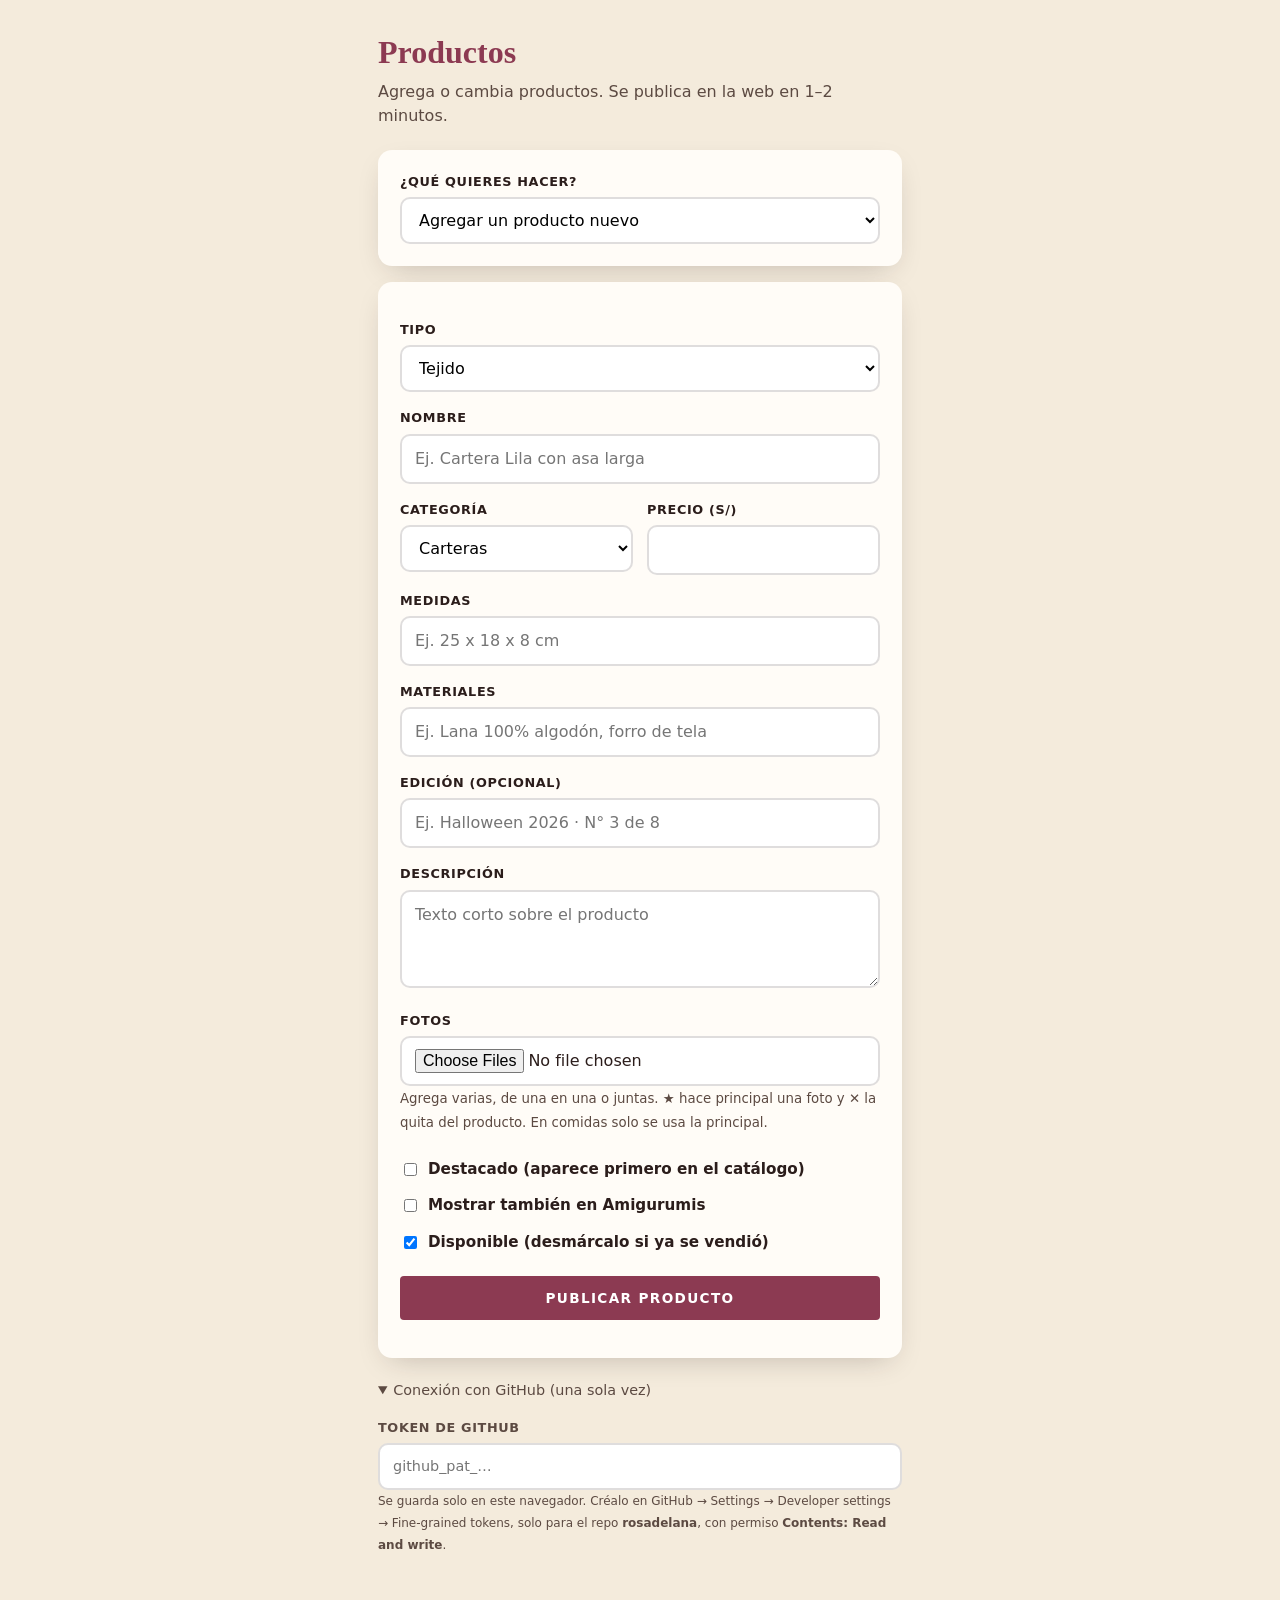
<file: admin.html>
<!DOCTYPE html>
<html lang="es">
<head>
<meta charset="UTF-8">
<meta name="viewport" content="width=device-width, initial-scale=1.0">
<meta name="robots" content="noindex">
<title>Productos — Rosa de Lana</title>
<style>
  :root{--rosa:#8C3A52;--crema:#F4EBDC;--cafe:#2B1D1B;--suave:#5C4A42;--blanco:#FFFCF7;--tostado:#C98A3F}
  *{box-sizing:border-box}
  [hidden]{display:none!important}
  body{margin:0;background:var(--crema);color:var(--cafe);font-family:'Nunito Sans',system-ui,sans-serif;line-height:1.5}
  main{max-width:560px;margin:0 auto;padding:28px 18px 60px}
  h1{font-family:Georgia,serif;font-weight:600;color:var(--rosa);margin:0 0 4px}
  p.sub{color:var(--suave);margin:0 0 22px}
  form,.card{background:var(--blanco);padding:22px;border-radius:14px;box-shadow:0 10px 30px -12px rgba(43,29,27,.28)}
  .card{margin-bottom:16px}
  label{display:block;font-weight:700;font-size:.8rem;letter-spacing:.05em;text-transform:uppercase;margin:16px 0 6px}
  .card label:first-child{margin-top:0}
  input,select,textarea{width:100%;padding:11px 13px;border:2px solid rgba(43,29,27,.15);border-radius:10px;font:inherit;background:#fff}
  input:focus,select:focus,textarea:focus{outline:none;border-color:var(--rosa)}
  .fila{display:grid;grid-template-columns:1fr 1fr;gap:14px}
  .check{display:flex;align-items:center;gap:8px;text-transform:none;letter-spacing:0;font-size:.95rem;margin:14px 0 0}
  .check input{width:auto}
  #previas{display:flex;gap:10px;flex-wrap:wrap;margin-top:10px}
  .prev{position:relative;width:84px;height:84px}
  .prev img{width:100%;height:100%;object-fit:contain;background:#ECE0CC;border-radius:8px}
  #previas button{position:absolute;margin:0;width:24px;height:24px;padding:0;border-radius:50%;font-family:system-ui,sans-serif;font-weight:700;font-size:.75rem;letter-spacing:0;line-height:24px;background:rgba(43,29,27,.8)}
  #previas .x{top:-6px;right:-6px}
  #previas .star{bottom:-6px;right:-6px;background:var(--tostado)}
  .prev .tag{position:absolute;left:4px;bottom:4px;background:var(--rosa);color:#fff;font-size:.65rem;font-weight:700;padding:2px 6px;border-radius:4px}
  #vista{display:none;margin-top:18px}
  #vista.on{display:block}
  .vista-t{font-weight:700;font-size:.8rem;letter-spacing:.05em;text-transform:uppercase;margin-bottom:8px}
  .vista-fila{display:flex;gap:16px;flex-wrap:wrap;align-items:flex-start}
  .vista-sub{font-size:.7rem;color:var(--suave);margin:0 0 6px}
  .vista-card{width:200px;background:#fff;border-radius:6px;overflow:hidden;box-shadow:0 6px 18px -8px rgba(43,29,27,.35);padding-bottom:12px}
  .vista-img{position:relative;aspect-ratio:1/1;background:#ECE0CC}
  .vista-img img{width:100%;height:100%;object-fit:cover;display:block}
  .vista-det{width:200px;aspect-ratio:1/1;background:#ECE0CC;border-radius:6px;overflow:hidden}
  .vista-det img{width:100%;height:100%;object-fit:contain;display:block}
  .vista-cinta{position:absolute;top:10px;left:10px;background:var(--blanco);font-size:.6rem;font-weight:800;padding:4px 9px;letter-spacing:.1em;text-transform:uppercase}
  .vista-card p{margin:8px 14px 0;font-size:.85rem}
  .vista-card .cat{font-size:.6rem;letter-spacing:.12em;text-transform:uppercase;color:var(--suave);margin-top:10px}
  .vista-card .pr{font-weight:700;color:var(--rosa)}
  button{margin-top:22px;width:100%;padding:14px;border:0;border-radius:4px;background:var(--rosa);color:#fff;font-family:inherit;font-weight:800;font-size:.85rem;letter-spacing:.1em;text-transform:uppercase;cursor:pointer}
  button:disabled{opacity:.5}
  #eliminar{background:transparent;color:#b3261e;border:1px solid #b3261e;margin-top:10px}
  #estado{margin-top:16px;font-weight:700}
  #estado.ok{color:#2e7d32}#estado.error{color:#b3261e}
  details{margin-top:22px;color:var(--suave);font-size:.9rem}
  small{color:var(--suave)}
</style>
</head>
<body>
<main>
  <h1>Productos</h1>
  <p class="sub">Agrega o cambia productos. Se publica en la web en 1–2 minutos.</p>

  <div class="card">
    <label for="modo">¿Qué quieres hacer?</label>
    <select id="modo"><option value="agregar">Agregar un producto nuevo</option><option value="editar">Cambiar o eliminar uno existente</option></select>
    <div id="bloqueElegir" hidden>
      <label for="elegir">Producto</label>
      <select id="elegir"></select>
    </div>
  </div>

  <form id="form">
    <label for="tipo">Tipo</label>
    <select id="tipo"><option value="tejido">Tejido</option><option value="comida">Comida</option></select>

    <label for="nombre">Nombre</label>
    <input id="nombre" required placeholder="Ej. Cartera Lila con asa larga">

    <div class="fila">
      <div><label for="categoria">Categoría</label><select id="categoria"></select></div>
      <div><label for="precio">Precio (S/)</label><input id="precio" type="number" min="0" step="0.5" required></div>
    </div>

    <div class="solo-tejido">
      <label for="medidas">Medidas</label>
      <input id="medidas" placeholder="Ej. 25 x 18 x 8 cm">
      <label for="materiales">Materiales</label>
      <input id="materiales" placeholder="Ej. Lana 100% algodón, forro de tela">
      <label for="edicion">Edición (opcional)</label>
      <input id="edicion" placeholder="Ej. Halloween 2026 · N° 3 de 8">
    </div>
    <div class="solo-comida" hidden>
      <label for="presentacion">Presentación</label>
      <input id="presentacion" placeholder="Ej. Pastel entero">
      <label for="porciones">Porciones</label>
      <input id="porciones" placeholder="Ej. 8 porciones">
      <label for="anticipacion">Anticipación</label>
      <input id="anticipacion" placeholder="Ej. Pedir con 2 días de anticipación">
      <label for="ingredientes">Ingredientes</label>
      <input id="ingredientes" placeholder="Ej. Acelgas, queso, huevo">
    </div>

    <label for="descripcion">Descripción</label>
    <textarea id="descripcion" rows="3" placeholder="Texto corto sobre el producto"></textarea>

    <label for="fotos">Fotos</label>
    <input id="fotos" type="file" accept="image/*" multiple>
    <small>Agrega varias, de una en una o juntas. ★ hace principal una foto y ✕ la quita del producto. En comidas solo se usa la principal.</small>
    <div id="previas"></div>

    <div id="vista">
      <div class="vista-fila">
        <div>
          <div class="vista-t">En el catálogo</div>
          <p class="vista-sub">La cuadrícula recorta para verse pareja.</p>
          <div class="vista-card">
            <div class="vista-img"><span class="vista-cinta" id="vCinta" hidden>Destacado</span><img id="vImg" alt=""></div>
            <p class="cat" id="vCat"></p><p id="vNom"></p><p class="pr" id="vPre"></p>
          </div>
        </div>
        <div>
          <div class="vista-t">Al hacer clic</div>
          <p class="vista-sub">Aquí la foto se ve completa.</p>
          <div class="vista-det"><img id="vImg2" alt=""></div>
        </div>
      </div>
    </div>

    <label class="check solo-tejido"><input type="checkbox" id="destacado"> Destacado (aparece primero en el catálogo)</label>
    <label class="check" id="bloqueTambien" hidden><input type="checkbox" id="tambien"> Mostrar también en Amigurumis</label>
    <label class="check"><input type="checkbox" id="disponible" checked> Disponible (desmárcalo si ya se vendió)</label>

    <button id="enviar" type="submit">Publicar producto</button>
    <button id="eliminar" type="button" hidden>Eliminar este producto</button>
    <div id="estado" role="status"></div>
  </form>

  <details>
    <summary>Conexión con GitHub (una sola vez)</summary>
    <label for="token">Token de GitHub</label>
    <input id="token" type="password" autocomplete="off" placeholder="github_pat_…">
    <small>Se guarda solo en este navegador. Créalo en GitHub → Settings → Developer settings → Fine-grained tokens, solo para el repo <b>rosadelana</b>, con permiso <b>Contents: Read and write</b>.</small>
  </details>
</main>

<script>
const REPO = "jorgepalaciot/rosadelana", RAMA = "main";
const $ = (id) => document.getElementById(id);
const log = (m, c = "") => { $("estado").textContent = m; $("estado").className = c; };
$("token").value = localStorage.getItem("rdl_token") || "";
if (!$("token").value) document.querySelector("details").open = true;

const api = async (ruta, op = {}) => {
  try {
    return await fetch(`https://api.github.com/repos/${REPO}/contents/${ruta}`, {
      ...op,
      headers: { Authorization: "Bearer " + $("token").value.trim(), Accept: "application/vnd.github+json", "Content-Type": "application/json" },
    });
  } catch (e) {
    throw new Error(`Sin conexión con GitHub (${op.method || "GET"} ${ruta}). Revisa extensiones, VPN o la consola (F12).`);
  }
};
const slug = (s) => s.normalize("NFD").replace(/[\u0300-\u036f]/g, "").toLowerCase().replace(/[^a-z0-9]+/g, "-").replace(/^-|-$/g, "");
const dec = (b64) => new TextDecoder().decode(Uint8Array.from(atob(b64), (c) => c.charCodeAt(0)));
const enc = (txt) => { let s = ""; new TextEncoder().encode(txt).forEach((b) => (s += String.fromCharCode(b))); return btoa(s); };
const q = (s) => JSON.stringify(s);

async function reducir(archivo) {
  const img = await createImageBitmap(archivo);
  const k = Math.min(1, 1200 / Math.max(img.width, img.height));
  const c = document.createElement("canvas");
  c.width = Math.round(img.width * k); c.height = Math.round(img.height * k);
  c.getContext("2d").drawImage(img, 0, 0, c.width, c.height);
  const blob = await new Promise((r) => c.toBlob(r, "image/jpeg", 0.85));
  return await new Promise((r) => { const f = new FileReader(); f.onload = () => r(f.result.split(",")[1]); f.readAsDataURL(blob); });
}

/* ---------- productos.js: leer, escribir, ubicar un bloque ---------- */
async function leer() {
  if (!$("token").value.trim()) { document.querySelector("details").open = true; throw new Error("Falta el token de GitHub."); }
  const r = await api("productos.js?ref=" + RAMA);
  if (!r.ok) throw new Error("No pude leer productos.js (" + r.status + "). Revisa el token.");
  const j = await r.json();
  return { j, txt: dec(j.content) };
}
async function escribir(txt, j, msg) {
  const f = await api("productos.js", { method: "PUT", body: JSON.stringify({ message: msg, content: enc(txt), sha: j.sha, branch: RAMA }) });
  if (!f.ok) throw new Error("No pude guardar productos.js (" + f.status + "). Si alguien más editó el archivo, vuelve a intentar.");
}
function bloque(txt, id) {
  const k = txt.indexOf(`id: "${id}"`);
  if (k < 0) return null;
  const a = txt.lastIndexOf("  {\n", k), b = txt.indexOf("\n  },\n", k);
  return a < 0 || b < 0 ? null : [a, b + 6];
}
function armarBloque(id, tipo, cat, nombre, rutas) {
  const v = (k) => $(k).value.trim(), com = tipo === "comida";
  let b = `  {\n    id: ${q(id)},\n    nombre: ${q(nombre)},\n    categoria: ${q(cat)},\n    precio: ${Number($("precio").value) || 0},\n    imagen: ${q(rutas[0])},\n`;
  if (!com && rutas.length > 1) b += `    imagenes: ${JSON.stringify(rutas)},\n`;
  b += `    descripcion: ${q(v("descripcion") || (com ? "Preparado por encargo." : "Tejido a mano. Pieza única."))},\n`;
  for (const k of com ? ["presentacion", "porciones", "anticipacion", "ingredientes"] : ["medidas", "materiales", "edicion"]) if (v(k)) b += `    ${k}: ${q(v(k))},\n`;
  if (!com && cat !== "amigurumis" && $("tambien").checked) b += `    tambien: ["amigurumis"],\n`;
  return b + (com ? "" : `    destacado: ${$("destacado").checked},\n`) + `    disponible: ${$("disponible").checked},\n  },\n`;
}

/* ---------- Tipo y categorías ---------- */
const CATS = {
  tejido: [["carteras", "Carteras"], ["amigurumis", "Amigurumis"], ["ranitas", "Ranitas de colección"], ["accesorios", "Accesorios"], ["otros", "Otros"]],
  comida: [["pasteles", "Pasteles salados"], ["pasteles-dulces", "Pasteles dulces"], ["turrones", "Turrones"]],
};
function cambiarTipo() {
  const t = $("tipo").value;
  $("categoria").innerHTML = CATS[t].map(([v, n]) => `<option value="${v}">${n}</option>`).join("");
  document.querySelectorAll(".solo-tejido").forEach((e) => (e.hidden = t !== "tejido"));
  document.querySelectorAll(".solo-comida").forEach((e) => (e.hidden = t !== "comida"));
  ajustarTambien();
  pintarVista();
}
// La casilla "también en Amigurumis" solo aplica a tejidos que no son amigurumis
function ajustarTambien() {
  $("bloqueTambien").hidden = $("tipo").value !== "tejido" || $("categoria").value === "amigurumis";
}
$("tipo").addEventListener("change", cambiarTipo);
$("categoria").addEventListener("change", () => {
  // Al agregar una ranita nueva, la casilla viene marcada (se puede desmarcar)
  if ($("modo").value !== "editar") $("tambien").checked = $("categoria").value === "ranitas";
  ajustarTambien();
});

/* ---------- Fotos: {url, file} nuevas o {url, ruta} ya publicadas ---------- */
let fotos = [], datosRepo = null, editId = null;

function pintarPrevias() {
  const cont = $("previas");
  cont.innerHTML = "";
  fotos.forEach((f, i) => {
    const d = document.createElement("div");
    d.className = "prev";
    const im = new Image(); im.src = f.url; d.appendChild(im);
    if (i === 0) {
      const t = document.createElement("span"); t.className = "tag"; t.textContent = "Principal"; d.appendChild(t);
    } else {
      const s = document.createElement("button");
      s.type = "button"; s.className = "star"; s.textContent = "★"; s.title = "Hacer principal";
      s.onclick = () => { fotos.unshift(fotos.splice(i, 1)[0]); pintarPrevias(); };
      d.appendChild(s);
    }
    const x = document.createElement("button");
    x.type = "button"; x.className = "x"; x.textContent = "✕"; x.title = "Quitar";
    x.onclick = () => { fotos.splice(i, 1); pintarPrevias(); };
    d.appendChild(x);
    cont.appendChild(d);
  });
  pintarVista();
}
function pintarVista() {
  $("vista").classList.toggle("on", fotos.length > 0);
  if (!fotos.length) return;
  $("vImg").src = $("vImg2").src = fotos[0].url;
  $("vCat").textContent = $("categoria").selectedOptions[0] ? $("categoria").selectedOptions[0].text : "";
  $("vNom").textContent = $("nombre").value.trim() || "Nombre del producto";
  const p = Number($("precio").value) || 0;
  $("vPre").textContent = "S/ " + p.toFixed(2).replace(/\.00$/, "");
  $("vCinta").hidden = !$("destacado").checked || $("tipo").value === "comida";
}
["nombre", "categoria", "precio", "destacado"].forEach((id) => $(id).addEventListener("input", pintarVista));
$("fotos").addEventListener("change", () => {
  fotos.push(...[...$("fotos").files].map((f) => ({ url: URL.createObjectURL(f), file: f })));
  $("fotos").value = "";
  pintarPrevias();
});

/* ---------- Modo: agregar o editar ---------- */
const modoEditar = () => $("modo").value === "editar";
function limpiar() {
  $("form").reset(); fotos = []; editId = null;
  $("elegir").value = ""; $("eliminar").hidden = true;
  cambiarTipo(); pintarPrevias();
}
async function cargarLista() {
  try {
    log("Cargando productos…");
    const { txt } = await leer();
    datosRepo = new Function(txt + "\nreturn {PRODUCTOS, COMIDAS};")();
    const op = (g, l, t) => `<optgroup label="${g}">` + l.map((p) => `<option value="${t}:${p.id}">${p.nombre}</option>`).join("") + "</optgroup>";
    $("elegir").innerHTML = '<option value="">Elige un producto…</option>' + op("Tejidos", datosRepo.PRODUCTOS, "tejido") + op("Comidas", datosRepo.COMIDAS, "comida");
    log("");
  } catch (e) { log(e.message, "error"); }
}
$("modo").addEventListener("change", async () => {
  const ed = modoEditar();
  limpiar();
  $("bloqueElegir").hidden = !ed; $("tipo").disabled = ed;
  $("enviar").textContent = ed ? "Guardar cambios" : "Publicar producto";
  if (ed) await cargarLista(); else log("");
});
$("elegir").addEventListener("change", () => {
  const [t, id] = $("elegir").value.split(":");
  const sel = $("elegir").value;
  limpiar(); $("elegir").value = sel;
  if (!id) return;
  const p = (t === "comida" ? datosRepo.COMIDAS : datosRepo.PRODUCTOS).find((x) => x.id === id);
  $("tipo").value = t; cambiarTipo(); editId = id;
  $("categoria").value = p.categoria; $("nombre").value = p.nombre; $("precio").value = p.precio;
  for (const k of ["medidas", "materiales", "edicion", "presentacion", "porciones", "anticipacion", "ingredientes", "descripcion"]) $(k).value = p[k] || "";
  $("destacado").checked = !!p.destacado; $("disponible").checked = p.disponible !== false;
  $("tambien").checked = Array.isArray(p.tambien) && p.tambien.includes("amigurumis"); ajustarTambien();
  fotos = (p.imagenes && p.imagenes.length ? p.imagenes : [p.imagen]).map((r) => ({ url: "fotos/" + r, ruta: r }));
  $("eliminar").hidden = false; pintarPrevias();
});

/* ---------- Guardar (nuevo o cambios) ---------- */
$("form").addEventListener("submit", async (e) => {
  e.preventDefault();
  $("enviar").disabled = $("eliminar").disabled = true;
  try {
    if (!fotos.length) throw new Error("Agrega al menos una foto.");
    const edit = editId !== null, tipo = $("tipo").value, cat = $("categoria").value, nombre = $("nombre").value.trim();
    log("Leyendo el catálogo…");
    const { j, txt: t0 } = await leer();
    let txt = t0;
    localStorage.setItem("rdl_token", $("token").value.trim());

    let id = editId;
    if (!edit) { const base = slug(nombre); id = base; let n = 2; while (txt.includes(`id: "${id}"`)) id = base + "-" + n++; }

    const lista = tipo === "comida" ? fotos.slice(0, 1) : fotos, rutas = [], suf = Date.now().toString(36);
    for (let i = 0; i < lista.length; i++) {
      if (lista[i].ruta) { rutas.push(lista[i].ruta); continue; }
      log(`Subiendo foto ${i + 1} de ${lista.length}…`);
      const ruta = `${tipo === "comida" ? "comidas" : cat}/${id}-${suf}${i}.jpeg`;
      const put = await api("fotos/" + ruta, { method: "PUT", body: JSON.stringify({ message: "Foto: " + id, content: await reducir(lista[i].file), branch: RAMA }) });
      if (!put.ok) throw new Error("No pude subir la foto " + (i + 1) + " (" + put.status + ").");
      rutas.push(ruta);
    }

    const b = armarBloque(id, tipo, cat, nombre, rutas);
    if (edit) {
      const s = bloque(txt, id);
      if (!s) throw new Error("No encontré ese producto en productos.js. Vuelve a cargar la lista.");
      txt = txt.slice(0, s[0]) + b + txt.slice(s[1]);
    } else {
      const pos = tipo === "comida" ? txt.lastIndexOf("];") : txt.lastIndexOf("];", txt.indexOf("const CATEGORIAS_COMIDAS"));
      if (pos < 0) throw new Error("No encontré dónde insertar el producto en productos.js.");
      txt = txt.slice(0, pos) + b + txt.slice(pos);
    }
    log("Publicando…");
    await escribir(txt, j, (edit ? "Cambios en: " : "Nuevo producto: ") + nombre);

    limpiar();
    if (edit) await cargarLista();
    log("✓ Listo. En 1–2 minutos aparece en la web.", "ok");
  } catch (err) { log(err.message, "error"); }
  $("enviar").disabled = $("eliminar").disabled = false;
});

/* ---------- Eliminar ---------- */
$("eliminar").addEventListener("click", async () => {
  if (!editId || !confirm("¿Eliminar este producto de la web? Las fotos quedan guardadas en GitHub.")) return;
  $("enviar").disabled = $("eliminar").disabled = true;
  try {
    log("Leyendo el catálogo…");
    const { j, txt } = await leer();
    const s = bloque(txt, editId);
    if (!s) throw new Error("No encontré ese producto en productos.js.");
    log("Eliminando…");
    await escribir(txt.slice(0, s[0]) + txt.slice(s[1]), j, "Eliminar producto: " + editId);
    limpiar(); await cargarLista();
    log("✓ Eliminado. En 1–2 minutos desaparece de la web.", "ok");
  } catch (err) { log(err.message, "error"); }
  $("enviar").disabled = $("eliminar").disabled = false;
});

cambiarTipo();
</script>
</body>
</html>
</file>
